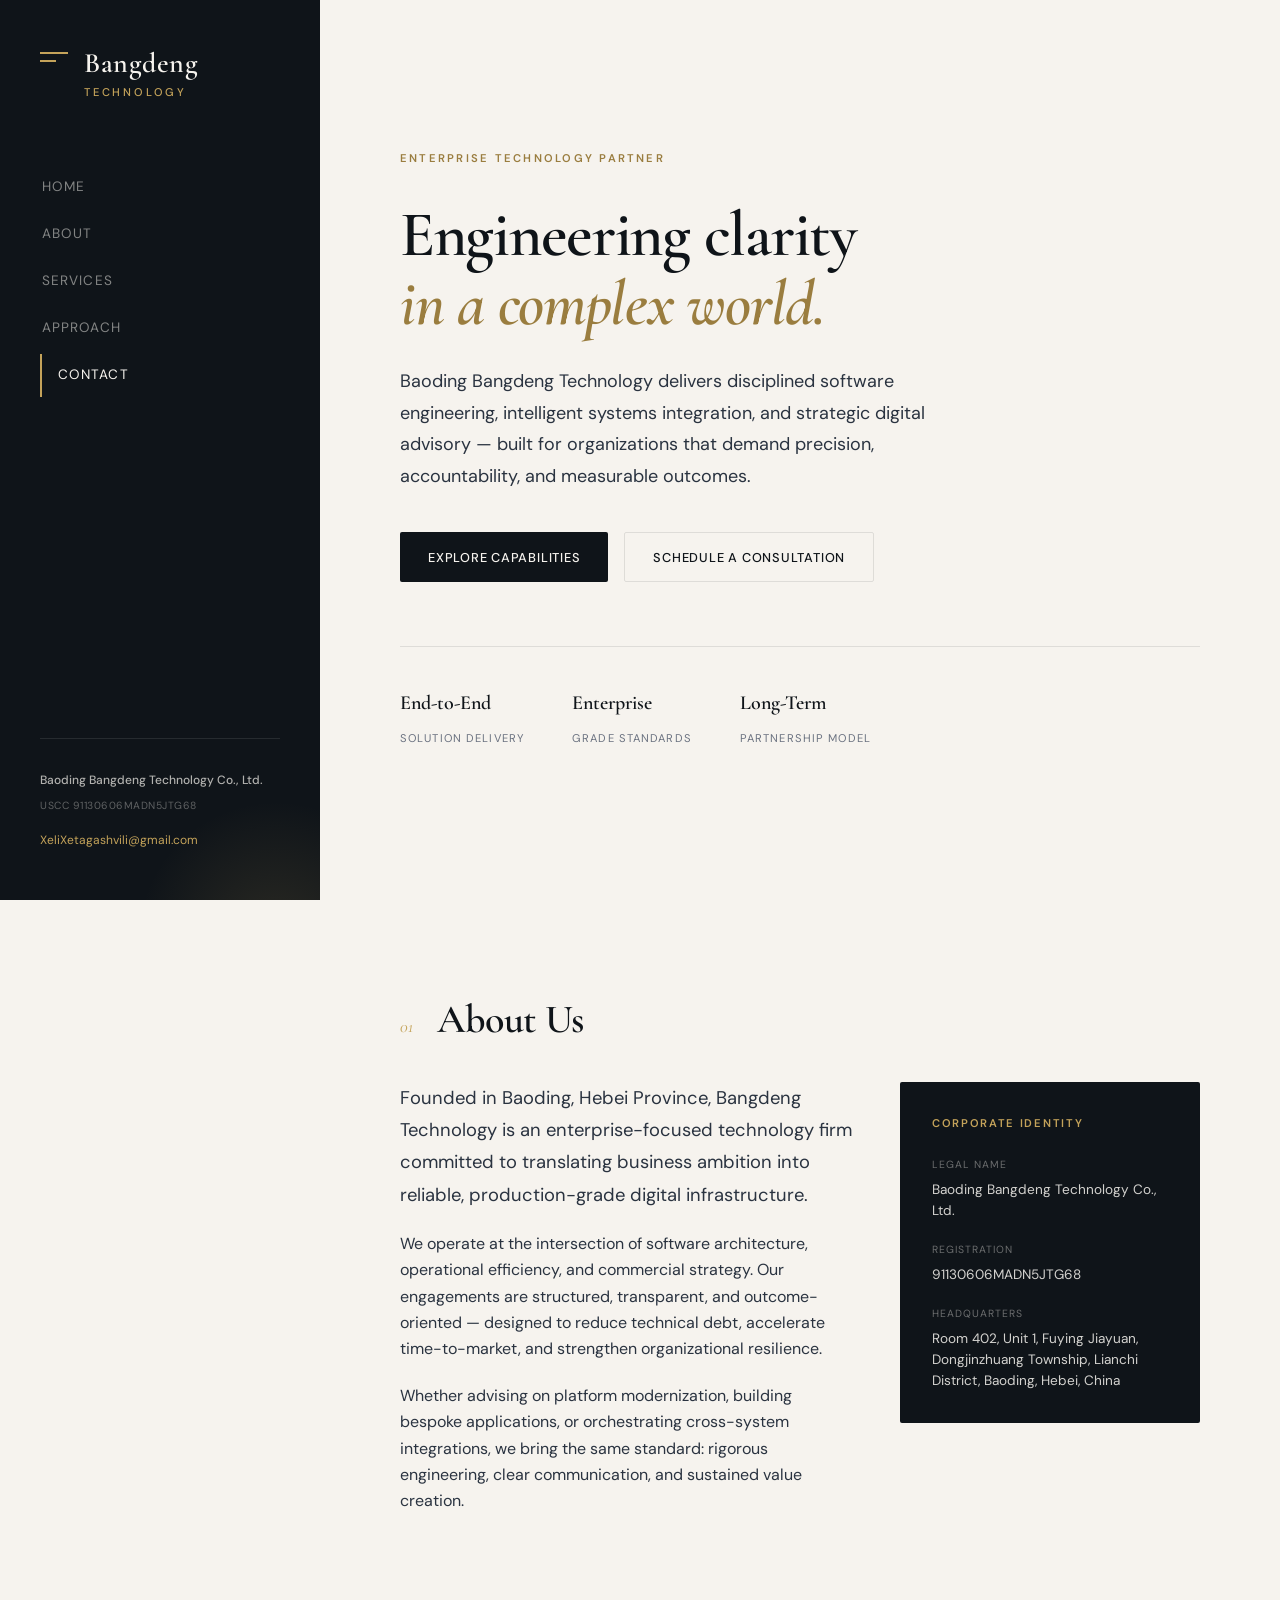
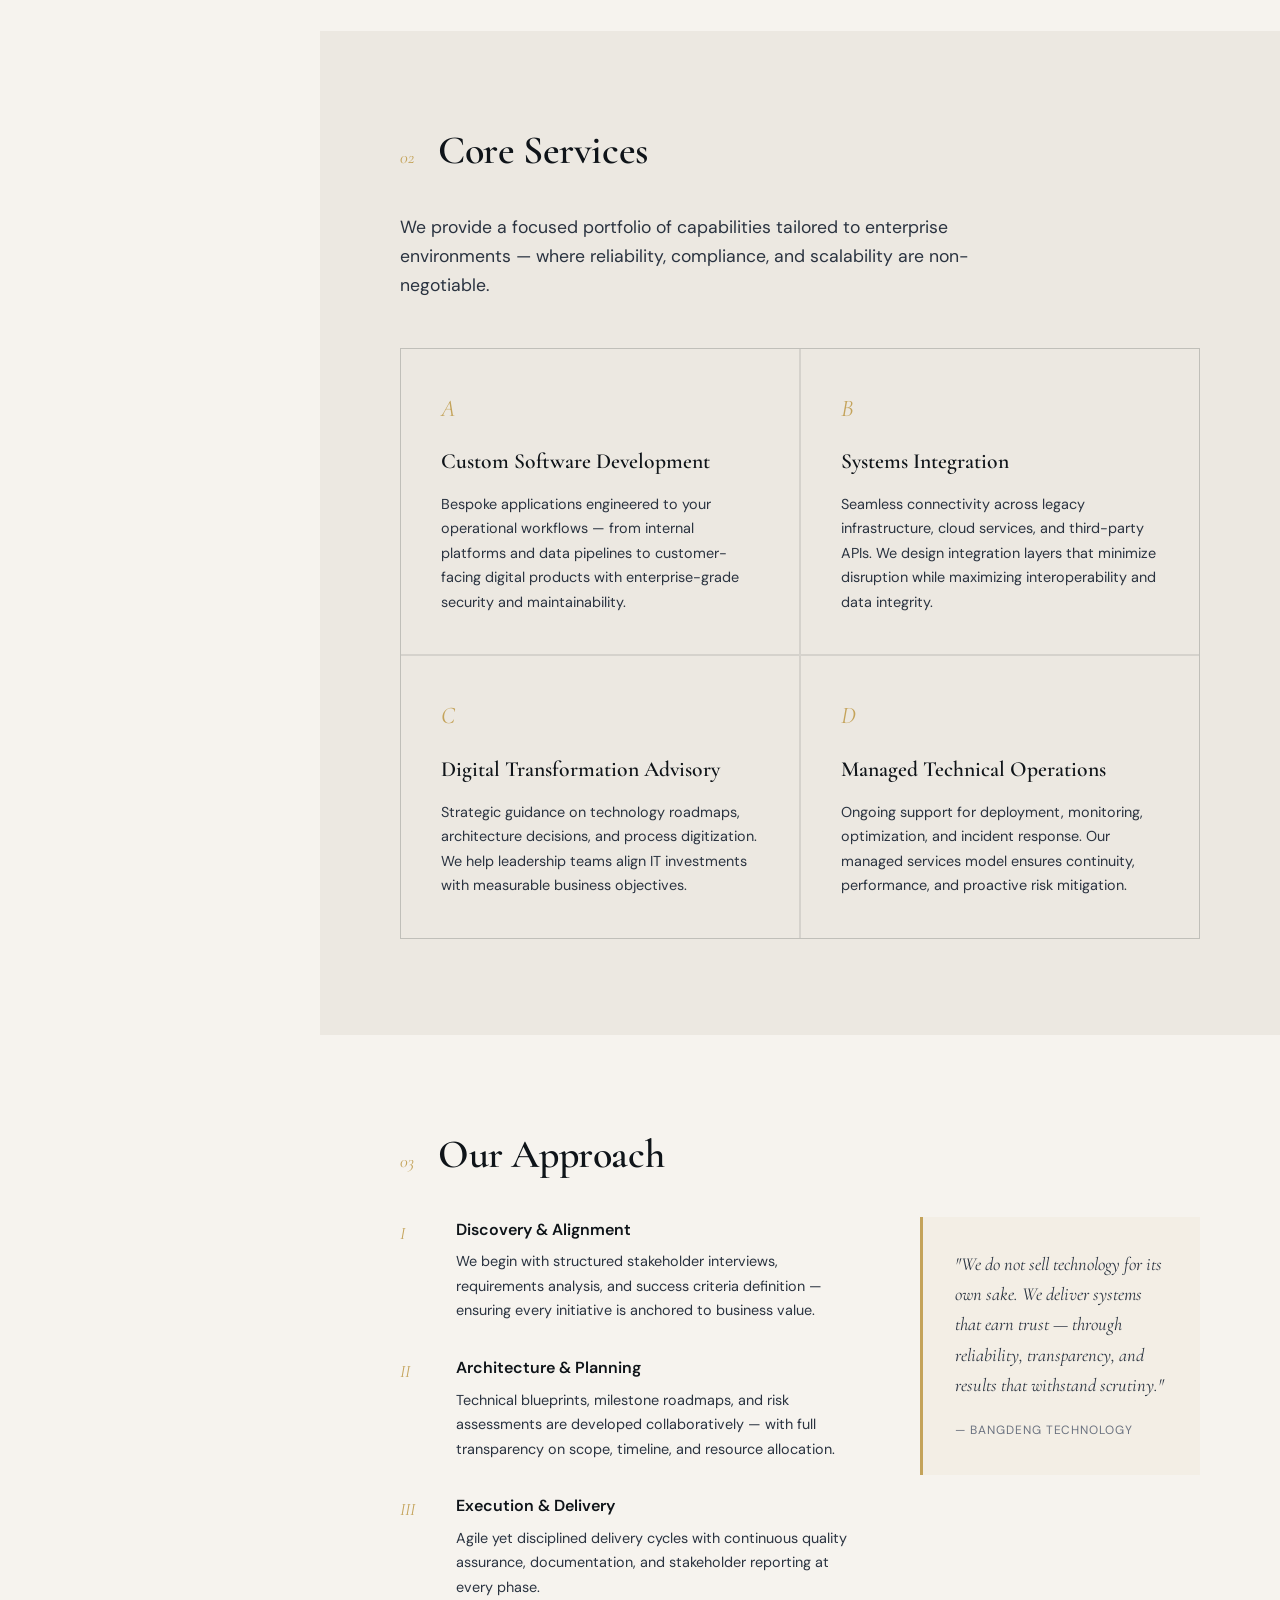
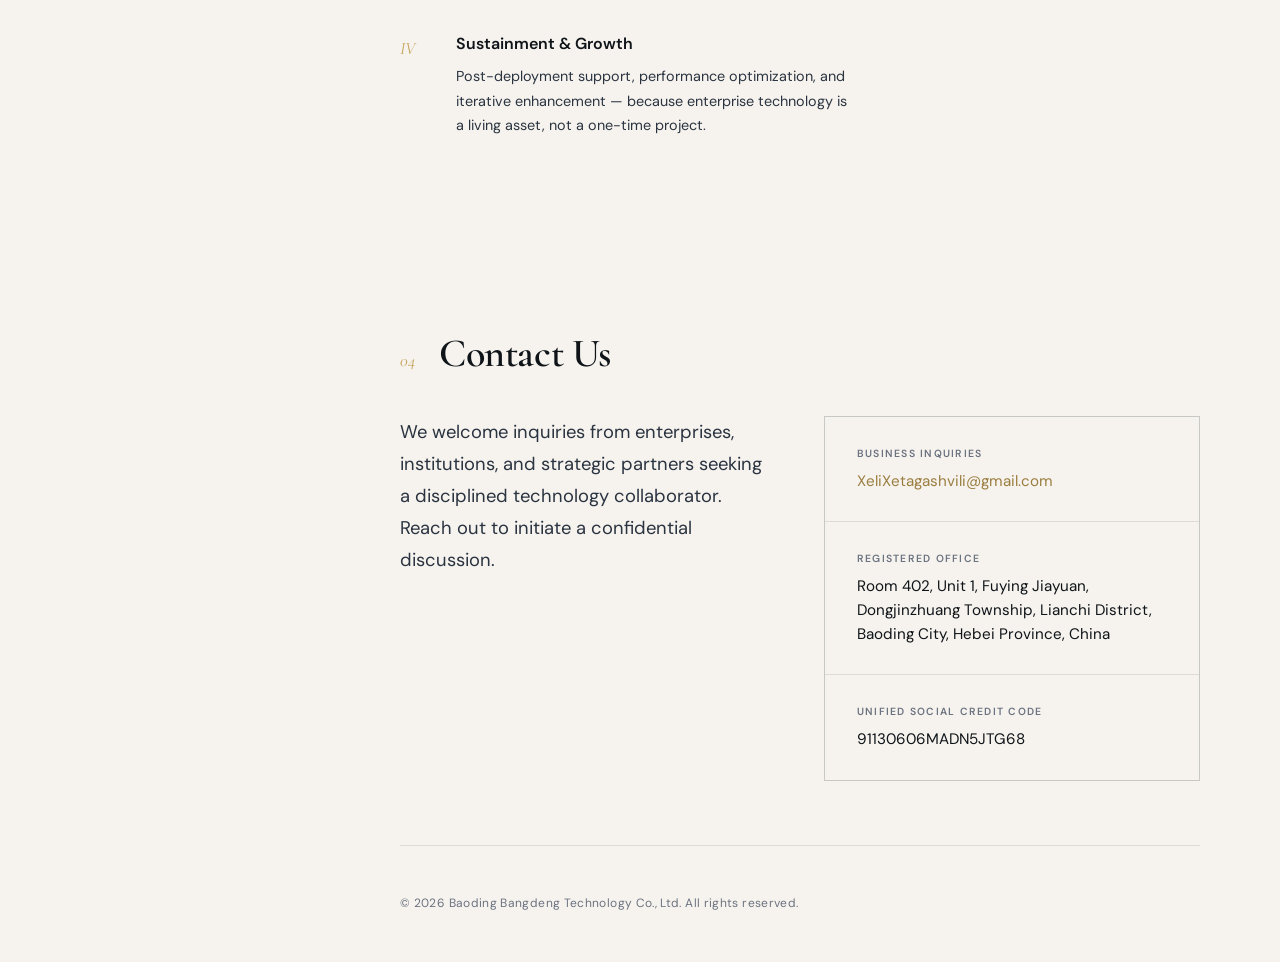
<file: index.html>
<!DOCTYPE html>
<html lang="en">
<head>
  <meta charset="UTF-8">
  <meta name="viewport" content="width=device-width, initial-scale=1.0">
  <meta name="description" content="Baoding Bangdeng Technology Co., Ltd. — Enterprise technology solutions, digital transformation, and strategic IT consulting.">
  <title>Bangdeng Technology | Enterprise Solutions</title>
  <link rel="preconnect" href="https://fonts.googleapis.com">
  <link rel="preconnect" href="https://fonts.gstatic.com" crossorigin>
  <link href="https://fonts.googleapis.com/css2?family=Cormorant+Garamond:ital,wght@0,400;0,600;1,400&family=DM+Sans:ital,opsz,wght@0,9..40,300;0,9..40,400;0,9..40,500;0,9..40,600;1,9..40,400&display=swap" rel="stylesheet">
  <link rel="stylesheet" href="styles.css">
</head>
<body>
  <div class="layout">
    <!-- Left Panel -->
    <aside class="panel-left" aria-label="Site navigation">
      <div class="panel-left__inner">
        <header class="brand">
          <div class="brand__mark" aria-hidden="true">
            <span class="brand__mark-line"></span>
            <span class="brand__mark-line brand__mark-line--short"></span>
          </div>
          <div class="brand__text">
            <span class="brand__name">Bangdeng</span>
            <span class="brand__tag">Technology</span>
          </div>
        </header>

        <nav class="nav" aria-label="Primary">
          <ul class="nav__list">
            <li><a href="#home" class="nav__link nav__link--active" data-section="home">Home</a></li>
            <li><a href="#about" class="nav__link" data-section="about">About</a></li>
            <li><a href="#services" class="nav__link" data-section="services">Services</a></li>
            <li><a href="#approach" class="nav__link" data-section="approach">Approach</a></li>
            <li><a href="#contact" class="nav__link" data-section="contact">Contact</a></li>
          </ul>
        </nav>

        <div class="panel-left__footer">
          <p class="panel-left__legal">Baoding Bangdeng Technology Co., Ltd.</p>
          <p class="panel-left__code">USCC 91130606MADN5JTG68</p>
          <a href="mailto:XeliXetagashvili@gmail.com" class="panel-left__email">XeliXetagashvili@gmail.com</a>
        </div>
      </div>

      <div class="panel-left__accent" aria-hidden="true"></div>
    </aside>

    <!-- Right Panel -->
    <main class="panel-right">
      <!-- Hero -->
      <section id="home" class="section section--hero" data-section="home">
        <div class="section__label">Enterprise Technology Partner</div>
        <h1 class="hero__title">
          Engineering clarity<br>
          <em>in a complex world.</em>
        </h1>
        <p class="hero__lead">
          Baoding Bangdeng Technology delivers disciplined software engineering, 
          intelligent systems integration, and strategic digital advisory — 
          built for organizations that demand precision, accountability, and measurable outcomes.
        </p>
        <div class="hero__actions">
          <a href="#services" class="btn btn--primary">Explore Capabilities</a>
          <a href="#contact" class="btn btn--ghost">Schedule a Consultation</a>
        </div>
        <div class="hero__metrics">
          <div class="metric">
            <span class="metric__value">End-to-End</span>
            <span class="metric__label">Solution Delivery</span>
          </div>
          <div class="metric">
            <span class="metric__value">Enterprise</span>
            <span class="metric__label">Grade Standards</span>
          </div>
          <div class="metric">
            <span class="metric__value">Long-Term</span>
            <span class="metric__label">Partnership Model</span>
          </div>
        </div>
      </section>

      <!-- About -->
      <section id="about" class="section" data-section="about">
        <div class="section__header">
          <span class="section__number">01</span>
          <h2 class="section__title">About Us</h2>
        </div>
        <div class="split-content">
          <div class="split-content__main">
            <p class="lead-text">
              Founded in Baoding, Hebei Province, Bangdeng Technology is an enterprise-focused 
              technology firm committed to translating business ambition into reliable, 
              production-grade digital infrastructure.
            </p>
            <p>
              We operate at the intersection of software architecture, operational efficiency, 
              and commercial strategy. Our engagements are structured, transparent, and 
              outcome-oriented — designed to reduce technical debt, accelerate time-to-market, 
              and strengthen organizational resilience.
            </p>
            <p>
              Whether advising on platform modernization, building bespoke applications, or 
              orchestrating cross-system integrations, we bring the same standard: 
              rigorous engineering, clear communication, and sustained value creation.
            </p>
          </div>
          <aside class="split-content__aside">
            <div class="info-card">
              <h3 class="info-card__title">Corporate Identity</h3>
              <dl class="info-card__list">
                <div class="info-card__row">
                  <dt>Legal Name</dt>
                  <dd>Baoding Bangdeng Technology Co., Ltd.</dd>
                </div>
                <div class="info-card__row">
                  <dt>Registration</dt>
                  <dd>91130606MADN5JTG68</dd>
                </div>
                <div class="info-card__row">
                  <dt>Headquarters</dt>
                  <dd>Room 402, Unit 1, Fuying Jiayuan, Dongjinzhuang Township, Lianchi District, Baoding, Hebei, China</dd>
                </div>
              </dl>
            </div>
          </aside>
        </div>
      </section>

      <!-- Services -->
      <section id="services" class="section section--alt" data-section="services">
        <div class="section__header">
          <span class="section__number">02</span>
          <h2 class="section__title">Core Services</h2>
        </div>
        <p class="section__intro">
          We provide a focused portfolio of capabilities tailored to enterprise environments — 
          where reliability, compliance, and scalability are non-negotiable.
        </p>
        <div class="services-grid">
          <article class="service-card">
            <span class="service-card__index">A</span>
            <h3 class="service-card__title">Custom Software Development</h3>
            <p class="service-card__desc">
              Bespoke applications engineered to your operational workflows — from internal 
              platforms and data pipelines to customer-facing digital products with 
              enterprise-grade security and maintainability.
            </p>
          </article>
          <article class="service-card">
            <span class="service-card__index">B</span>
            <h3 class="service-card__title">Systems Integration</h3>
            <p class="service-card__desc">
              Seamless connectivity across legacy infrastructure, cloud services, and 
              third-party APIs. We design integration layers that minimize disruption 
              while maximizing interoperability and data integrity.
            </p>
          </article>
          <article class="service-card">
            <span class="service-card__index">C</span>
            <h3 class="service-card__title">Digital Transformation Advisory</h3>
            <p class="service-card__desc">
              Strategic guidance on technology roadmaps, architecture decisions, and 
              process digitization. We help leadership teams align IT investments 
              with measurable business objectives.
            </p>
          </article>
          <article class="service-card">
            <span class="service-card__index">D</span>
            <h3 class="service-card__title">Managed Technical Operations</h3>
            <p class="service-card__desc">
              Ongoing support for deployment, monitoring, optimization, and incident 
              response. Our managed services model ensures continuity, performance, 
              and proactive risk mitigation.
            </p>
          </article>
        </div>
      </section>

      <!-- Approach -->
      <section id="approach" class="section" data-section="approach">
        <div class="section__header">
          <span class="section__number">03</span>
          <h2 class="section__title">Our Approach</h2>
        </div>
        <div class="approach-layout">
          <div class="approach-steps">
            <div class="step">
              <span class="step__num">I</span>
              <div class="step__body">
                <h3 class="step__title">Discovery & Alignment</h3>
                <p>We begin with structured stakeholder interviews, requirements analysis, and success criteria definition — ensuring every initiative is anchored to business value.</p>
              </div>
            </div>
            <div class="step">
              <span class="step__num">II</span>
              <div class="step__body">
                <h3 class="step__title">Architecture & Planning</h3>
                <p>Technical blueprints, milestone roadmaps, and risk assessments are developed collaboratively — with full transparency on scope, timeline, and resource allocation.</p>
              </div>
            </div>
            <div class="step">
              <span class="step__num">III</span>
              <div class="step__body">
                <h3 class="step__title">Execution & Delivery</h3>
                <p>Agile yet disciplined delivery cycles with continuous quality assurance, documentation, and stakeholder reporting at every phase.</p>
              </div>
            </div>
            <div class="step">
              <span class="step__num">IV</span>
              <div class="step__body">
                <h3 class="step__title">Sustainment & Growth</h3>
                <p>Post-deployment support, performance optimization, and iterative enhancement — because enterprise technology is a living asset, not a one-time project.</p>
              </div>
            </div>
          </div>
          <blockquote class="approach-quote">
            <p>"We do not sell technology for its own sake. We deliver systems that earn trust — through reliability, transparency, and results that withstand scrutiny."</p>
            <cite>— Bangdeng Technology</cite>
          </blockquote>
        </div>
      </section>

      <!-- Contact -->
      <section id="contact" class="section section--contact" data-section="contact">
        <div class="section__header">
          <span class="section__number">04</span>
          <h2 class="section__title">Contact Us</h2>
        </div>
        <div class="contact-layout">
          <div class="contact-layout__intro">
            <p class="lead-text">
              We welcome inquiries from enterprises, institutions, and strategic partners 
              seeking a disciplined technology collaborator. Reach out to initiate a 
              confidential discussion.
            </p>
          </div>
          <div class="contact-cards">
            <a href="mailto:XeliXetagashvili@gmail.com" class="contact-card contact-card--link">
              <span class="contact-card__label">Business Inquiries</span>
              <span class="contact-card__value">XeliXetagashvili@gmail.com</span>
            </a>
            <div class="contact-card">
              <span class="contact-card__label">Registered Office</span>
              <span class="contact-card__value">Room 402, Unit 1, Fuying Jiayuan, Dongjinzhuang Township, Lianchi District, Baoding City, Hebei Province, China</span>
            </div>
            <div class="contact-card">
              <span class="contact-card__label">Unified Social Credit Code</span>
              <span class="contact-card__value">91130606MADN5JTG68</span>
            </div>
          </div>
        </div>
        <footer class="site-footer">
          <p>&copy; 2026 Baoding Bangdeng Technology Co., Ltd. All rights reserved.</p>
        </footer>
      </section>
    </main>
  </div>

  <button class="mobile-toggle" aria-label="Open navigation" aria-expanded="false">
    <span></span>
    <span></span>
  </button>

  <script src="script.js"></script>
</body>
</html>
</file>
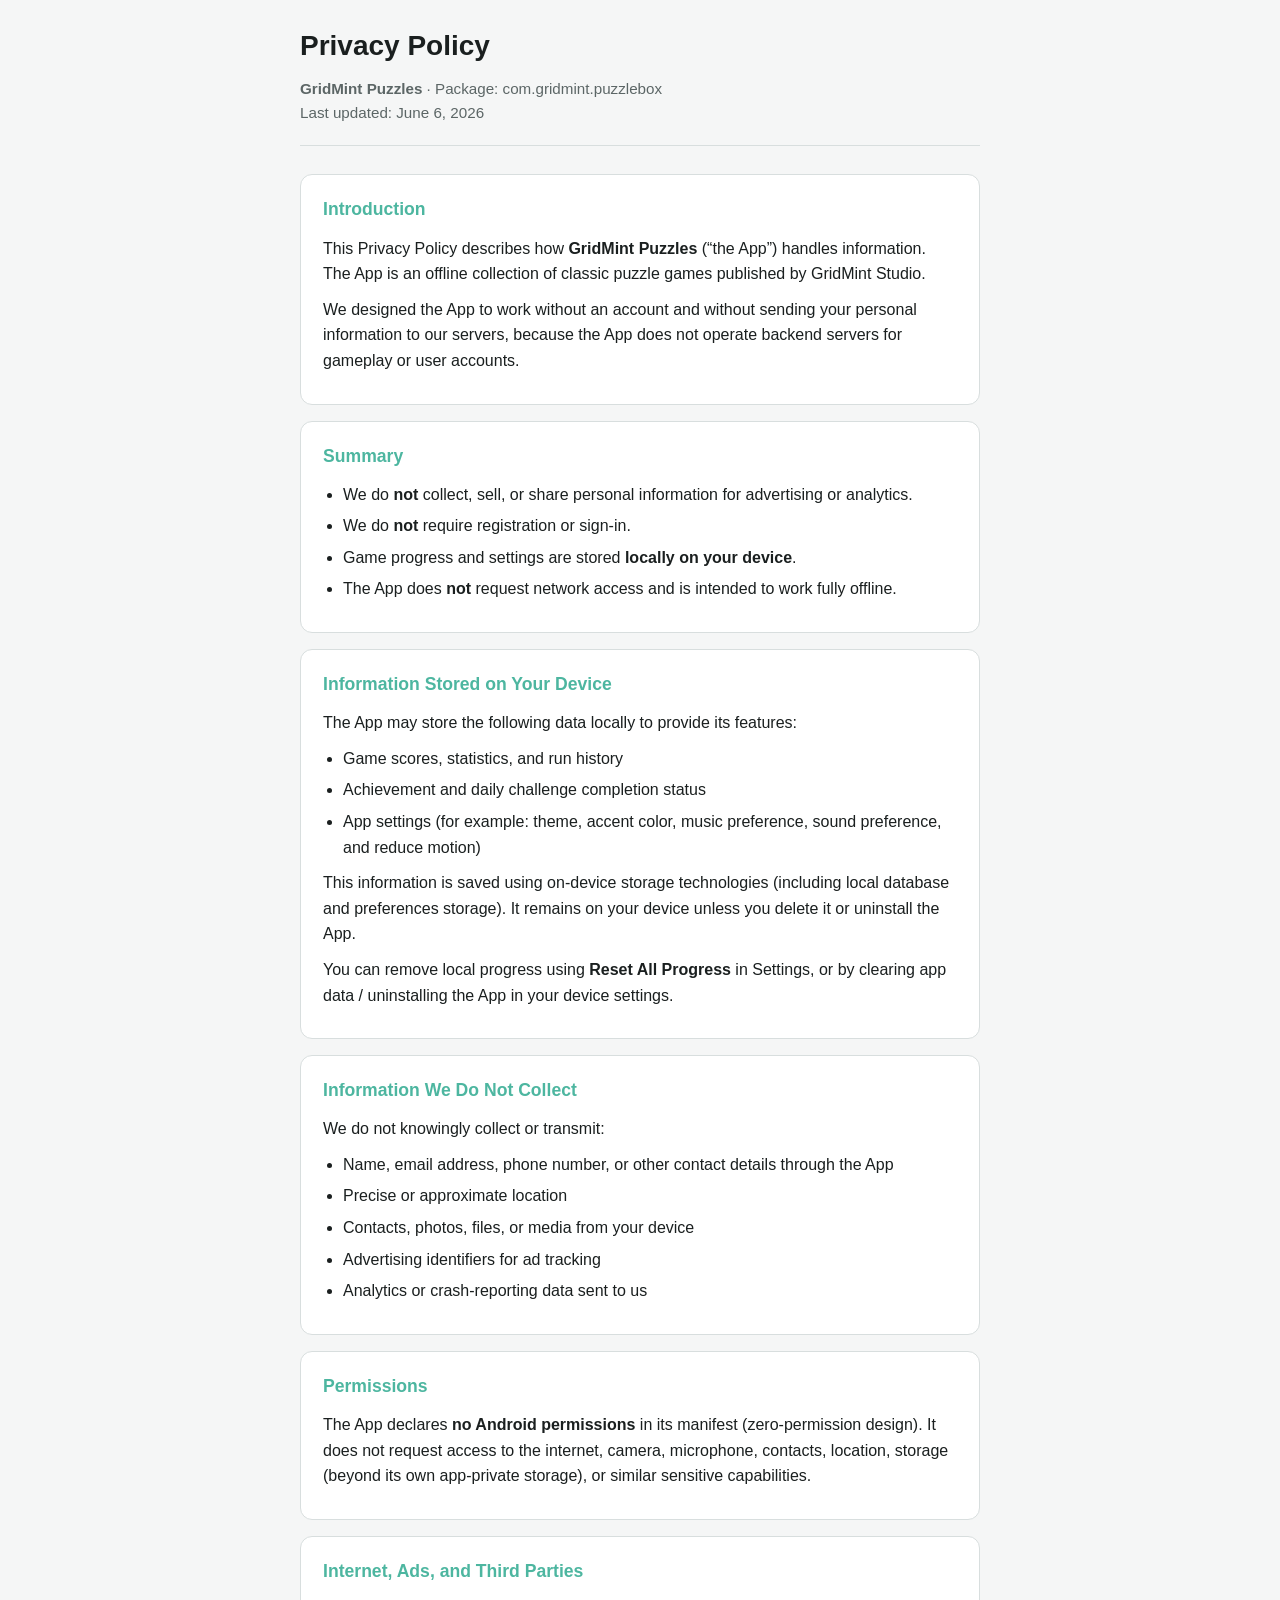
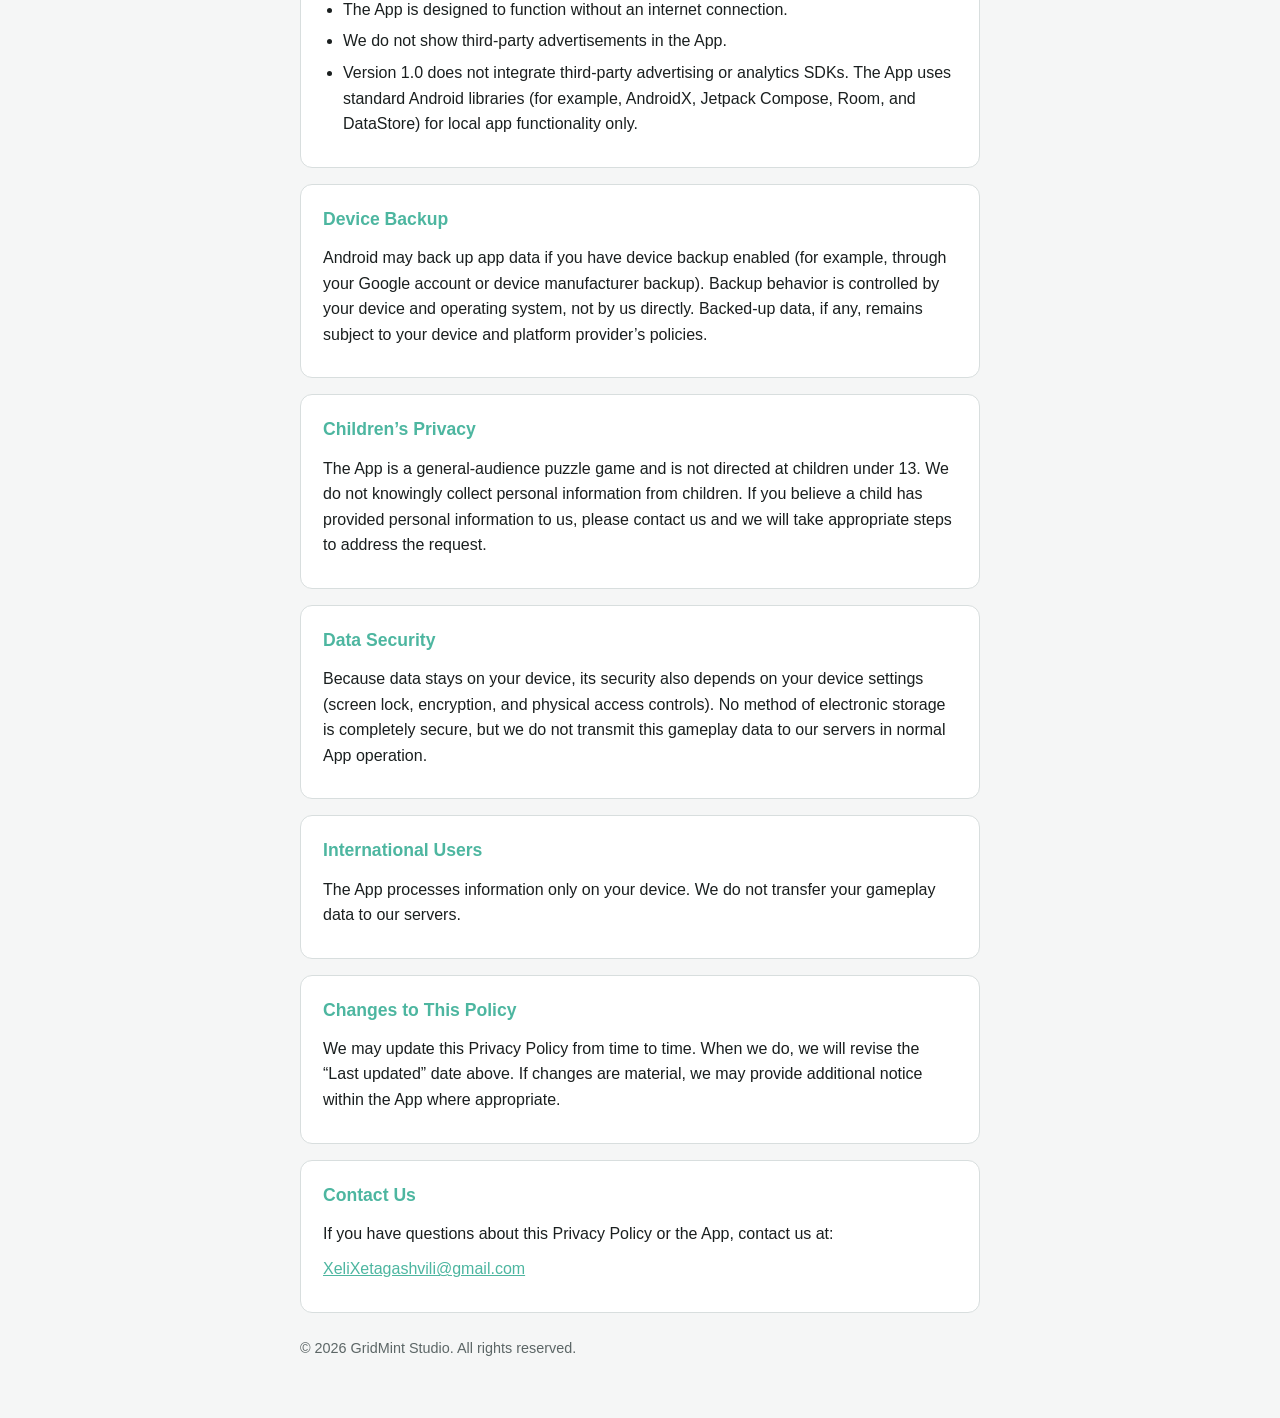
<file: privacy-policy.html>
<!DOCTYPE html>
<html lang="en">
<head>
    <meta charset="UTF-8">
    <meta name="viewport" content="width=device-width, initial-scale=1.0">
    <title>Privacy Policy — GridMint Puzzles</title>
    <style>
        :root {
            color-scheme: light dark;
            --text: #1a1f1f;
            --muted: #5c6666;
            --bg: #f5f6f6;
            --card: #ffffff;
            --accent: #4db6a0;
            --border: #d8dede;
        }
        @media (prefers-color-scheme: dark) {
            :root {
                --text: #e8ecec;
                --muted: #b0baba;
                --bg: #141a1a;
                --card: #1c2424;
                --border: #3a4545;
            }
        }
        * { box-sizing: border-box; }
        body {
            margin: 0;
            font-family: -apple-system, BlinkMacSystemFont, "Segoe UI", Roboto, Helvetica, Arial, sans-serif;
            line-height: 1.6;
            color: var(--text);
            background: var(--bg);
        }
        main {
            max-width: 720px;
            margin: 0 auto;
            padding: 24px 20px 48px;
        }
        header {
            margin-bottom: 28px;
            padding-bottom: 20px;
            border-bottom: 1px solid var(--border);
        }
        h1 {
            margin: 0 0 8px;
            font-size: 1.75rem;
            font-weight: 700;
        }
        .meta {
            margin: 0;
            color: var(--muted);
            font-size: 0.95rem;
        }
        section {
            background: var(--card);
            border: 1px solid var(--border);
            border-radius: 12px;
            padding: 20px 22px;
            margin-bottom: 16px;
        }
        h2 {
            margin: 0 0 12px;
            font-size: 1.1rem;
            color: var(--accent);
        }
        p, li { margin: 0 0 10px; }
        ul { margin: 0 0 10px; padding-left: 1.25rem; }
        li { margin-bottom: 6px; }
        a { color: var(--accent); }
        footer {
            margin-top: 24px;
            color: var(--muted);
            font-size: 0.9rem;
        }
    </style>
</head>
<body>
<main>
    <header>
        <h1>Privacy Policy</h1>
        <p class="meta"><strong>GridMint Puzzles</strong> · Package: com.gridmint.puzzlebox</p>
        <p class="meta">Last updated: June 6, 2026</p>
    </header>

    <section>
        <h2>Introduction</h2>
        <p>
            This Privacy Policy describes how <strong>GridMint Puzzles</strong> (“the App”) handles information.
            The App is an offline collection of classic puzzle games published by GridMint Studio.
        </p>
        <p>
            We designed the App to work without an account and without sending your personal information to our servers,
            because the App does not operate backend servers for gameplay or user accounts.
        </p>
    </section>

    <section>
        <h2>Summary</h2>
        <ul>
            <li>We do <strong>not</strong> collect, sell, or share personal information for advertising or analytics.</li>
            <li>We do <strong>not</strong> require registration or sign-in.</li>
            <li>Game progress and settings are stored <strong>locally on your device</strong>.</li>
            <li>The App does <strong>not</strong> request network access and is intended to work fully offline.</li>
        </ul>
    </section>

    <section>
        <h2>Information Stored on Your Device</h2>
        <p>The App may store the following data locally to provide its features:</p>
        <ul>
            <li>Game scores, statistics, and run history</li>
            <li>Achievement and daily challenge completion status</li>
            <li>App settings (for example: theme, accent color, music preference, sound preference, and reduce motion)</li>
        </ul>
        <p>
            This information is saved using on-device storage technologies (including local database and preferences storage).
            It remains on your device unless you delete it or uninstall the App.
        </p>
        <p>
            You can remove local progress using <strong>Reset All Progress</strong> in Settings, or by clearing app data /
            uninstalling the App in your device settings.
        </p>
    </section>

    <section>
        <h2>Information We Do Not Collect</h2>
        <p>We do not knowingly collect or transmit:</p>
        <ul>
            <li>Name, email address, phone number, or other contact details through the App</li>
            <li>Precise or approximate location</li>
            <li>Contacts, photos, files, or media from your device</li>
            <li>Advertising identifiers for ad tracking</li>
            <li>Analytics or crash-reporting data sent to us</li>
        </ul>
    </section>

    <section>
        <h2>Permissions</h2>
        <p>
            The App declares <strong>no Android permissions</strong> in its manifest (zero-permission design).
            It does not request access to the internet, camera, microphone, contacts, location, storage (beyond its own app-private storage), or similar sensitive capabilities.
        </p>
    </section>

    <section>
        <h2>Internet, Ads, and Third Parties</h2>
        <ul>
            <li>The App is designed to function without an internet connection.</li>
            <li>We do not show third-party advertisements in the App.</li>
            <li>
                Version 1.0 does not integrate third-party advertising or analytics SDKs.
                The App uses standard Android libraries (for example, AndroidX, Jetpack Compose, Room, and DataStore) for local app functionality only.
            </li>
        </ul>
    </section>

    <section>
        <h2>Device Backup</h2>
        <p>
            Android may back up app data if you have device backup enabled (for example, through your Google account or device manufacturer backup).
            Backup behavior is controlled by your device and operating system, not by us directly.
            Backed-up data, if any, remains subject to your device and platform provider’s policies.
        </p>
    </section>

    <section>
        <h2>Children’s Privacy</h2>
        <p>
            The App is a general-audience puzzle game and is not directed at children under 13.
            We do not knowingly collect personal information from children.
            If you believe a child has provided personal information to us, please contact us and we will take appropriate steps to address the request.
        </p>
    </section>

    <section>
        <h2>Data Security</h2>
        <p>
            Because data stays on your device, its security also depends on your device settings (screen lock, encryption, and physical access controls).
            No method of electronic storage is completely secure, but we do not transmit this gameplay data to our servers in normal App operation.
        </p>
    </section>

    <section>
        <h2>International Users</h2>
        <p>
            The App processes information only on your device. We do not transfer your gameplay data to our servers.
        </p>
    </section>

    <section>
        <h2>Changes to This Policy</h2>
        <p>
            We may update this Privacy Policy from time to time. When we do, we will revise the “Last updated” date above.
            If changes are material, we may provide additional notice within the App where appropriate.
        </p>
    </section>

    <section>
        <h2>Contact Us</h2>
        <p>
            If you have questions about this Privacy Policy or the App, contact us at:
        </p>
        <p>
            <a href="mailto:XeliXetagashvili@gmail.com">XeliXetagashvili@gmail.com</a>
        </p>
    </section>

    <footer>
        <p>© 2026 GridMint Studio. All rights reserved.</p>
    </footer>
</main>
</body>
</html>
</file>
<file: styles.css>
/* ============================================
   Bangdeng Technology — Split Layout Corporate Site
   ============================================ */

:root {
  --color-ink: #0f1419;
  --color-ink-soft: #2a3340;
  --color-paper: #f6f3ee;
  --color-paper-alt: #ece8e1;
  --color-accent: #c4a35a;
  --color-accent-dark: #9a7d3f;
  --color-muted: #6b7280;
  --color-border: rgba(15, 20, 25, 0.1);

  --font-serif: "Cormorant Garamond", Georgia, serif;
  --font-sans: "DM Sans", system-ui, sans-serif;

  --panel-left-width: 320px;
  --transition: 0.35s cubic-bezier(0.4, 0, 0.2, 1);
}

*, *::before, *::after {
  box-sizing: border-box;
  margin: 0;
  padding: 0;
}

html {
  scroll-behavior: smooth;
  font-size: 16px;
}

body {
  font-family: var(--font-sans);
  font-weight: 400;
  color: var(--color-ink);
  background: var(--color-paper);
  line-height: 1.65;
  -webkit-font-smoothing: antialiased;
}

/* ---- Layout ---- */
.layout {
  display: flex;
  min-height: 100vh;
}

/* ---- Left Panel ---- */
.panel-left {
  position: fixed;
  top: 0;
  left: 0;
  width: var(--panel-left-width);
  height: 100vh;
  background: var(--color-ink);
  color: var(--color-paper);
  z-index: 100;
  display: flex;
  overflow: hidden;
}

.panel-left__inner {
  position: relative;
  z-index: 2;
  display: flex;
  flex-direction: column;
  justify-content: space-between;
  width: 100%;
  padding: 3rem 2.5rem;
}

.panel-left__accent {
  position: absolute;
  bottom: -20%;
  right: -30%;
  width: 280px;
  height: 280px;
  border-radius: 50%;
  background: radial-gradient(circle, rgba(196, 163, 90, 0.15) 0%, transparent 70%);
  pointer-events: none;
}

/* Brand */
.brand {
  display: flex;
  align-items: flex-start;
  gap: 1rem;
}

.brand__mark {
  display: flex;
  flex-direction: column;
  gap: 6px;
  padding-top: 4px;
}

.brand__mark-line {
  display: block;
  width: 28px;
  height: 2px;
  background: var(--color-accent);
}

.brand__mark-line--short {
  width: 16px;
}

.brand__text {
  display: flex;
  flex-direction: column;
}

.brand__name {
  font-family: var(--font-serif);
  font-size: 1.75rem;
  font-weight: 600;
  letter-spacing: 0.02em;
  line-height: 1.1;
}

.brand__tag {
  font-size: 0.7rem;
  font-weight: 500;
  letter-spacing: 0.25em;
  text-transform: uppercase;
  color: var(--color-accent);
  margin-top: 0.25rem;
}

/* Navigation */
.nav {
  margin-top: 4rem;
}

.nav__list {
  list-style: none;
  display: flex;
  flex-direction: column;
  gap: 0.25rem;
}

.nav__link {
  display: block;
  padding: 0.65rem 0;
  font-size: 0.85rem;
  font-weight: 400;
  letter-spacing: 0.08em;
  text-transform: uppercase;
  color: rgba(246, 243, 238, 0.5);
  text-decoration: none;
  transition: color var(--transition), padding-left var(--transition);
  border-left: 2px solid transparent;
  padding-left: 0;
}

.nav__link:hover,
.nav__link--active {
  color: var(--color-paper);
  padding-left: 1rem;
  border-left-color: var(--color-accent);
}

/* Left footer */
.panel-left__footer {
  margin-top: auto;
  padding-top: 2rem;
  border-top: 1px solid rgba(246, 243, 238, 0.1);
}

.panel-left__legal {
  font-size: 0.75rem;
  font-weight: 500;
  color: rgba(246, 243, 238, 0.7);
  line-height: 1.5;
}

.panel-left__code {
  font-size: 0.65rem;
  letter-spacing: 0.05em;
  color: rgba(246, 243, 238, 0.35);
  margin-top: 0.5rem;
}

.panel-left__email {
  display: inline-block;
  margin-top: 1rem;
  font-size: 0.75rem;
  color: var(--color-accent);
  text-decoration: none;
  transition: color var(--transition);
}

.panel-left__email:hover {
  color: var(--color-paper);
}

/* ---- Right Panel ---- */
.panel-right {
  margin-left: var(--panel-left-width);
  flex: 1;
  min-width: 0;
}

.section {
  padding: 6rem 5rem;
  max-width: 960px;
}

.section--hero {
  min-height: 100vh;
  display: flex;
  flex-direction: column;
  justify-content: center;
  padding-top: 4rem;
  padding-bottom: 4rem;
}

.section--alt {
  background: var(--color-paper-alt);
  max-width: none;
  padding-left: calc(5rem + (100vw - var(--panel-left-width) - 960px) / 2);
  padding-right: calc(5rem + (100vw - var(--panel-left-width) - 960px) / 2);
}

.section--contact {
  padding-bottom: 3rem;
}

.section__label {
  font-size: 0.7rem;
  font-weight: 600;
  letter-spacing: 0.2em;
  text-transform: uppercase;
  color: var(--color-accent-dark);
  margin-bottom: 2rem;
}

.section__header {
  display: flex;
  align-items: baseline;
  gap: 1.5rem;
  margin-bottom: 2.5rem;
}

.section__number {
  font-family: var(--font-serif);
  font-size: 1.1rem;
  font-style: italic;
  color: var(--color-accent);
}

.section__title {
  font-family: var(--font-serif);
  font-size: 2.5rem;
  font-weight: 600;
  letter-spacing: -0.01em;
  line-height: 1.15;
}

.section__intro {
  font-size: 1.1rem;
  color: var(--color-ink-soft);
  max-width: 640px;
  margin-bottom: 3rem;
}

/* Hero */
.hero__title {
  font-family: var(--font-serif);
  font-size: clamp(2.8rem, 5vw, 4.2rem);
  font-weight: 600;
  line-height: 1.08;
  letter-spacing: -0.02em;
  margin-bottom: 1.75rem;
}

.hero__title em {
  font-style: italic;
  color: var(--color-accent-dark);
}

.hero__lead {
  font-size: 1.125rem;
  color: var(--color-ink-soft);
  max-width: 560px;
  margin-bottom: 2.5rem;
  line-height: 1.75;
}

.hero__actions {
  display: flex;
  gap: 1rem;
  flex-wrap: wrap;
  margin-bottom: 4rem;
}

.btn {
  display: inline-flex;
  align-items: center;
  padding: 0.85rem 1.75rem;
  font-size: 0.8rem;
  font-weight: 500;
  letter-spacing: 0.06em;
  text-transform: uppercase;
  text-decoration: none;
  border-radius: 2px;
  transition: all var(--transition);
  cursor: pointer;
  border: none;
}

.btn--primary {
  background: var(--color-ink);
  color: var(--color-paper);
}

.btn--primary:hover {
  background: var(--color-accent-dark);
}

.btn--ghost {
  background: transparent;
  color: var(--color-ink);
  border: 1px solid var(--color-border);
}

.btn--ghost:hover {
  border-color: var(--color-ink);
  background: rgba(15, 20, 25, 0.03);
}

.hero__metrics {
  display: flex;
  gap: 3rem;
  padding-top: 2.5rem;
  border-top: 1px solid var(--color-border);
  flex-wrap: wrap;
}

.metric__value {
  display: block;
  font-family: var(--font-serif);
  font-size: 1.25rem;
  font-weight: 600;
  margin-bottom: 0.25rem;
}

.metric__label {
  font-size: 0.7rem;
  letter-spacing: 0.1em;
  text-transform: uppercase;
  color: var(--color-muted);
}

/* Split content (about) */
.split-content {
  display: grid;
  grid-template-columns: 1fr 300px;
  gap: 3rem;
  align-items: start;
}

.lead-text {
  font-size: 1.15rem;
  color: var(--color-ink-soft);
  margin-bottom: 1.5rem;
  line-height: 1.75;
}

.split-content__main p {
  margin-bottom: 1.25rem;
  color: var(--color-ink-soft);
}

.info-card {
  background: var(--color-ink);
  color: var(--color-paper);
  padding: 2rem;
  border-radius: 2px;
}

.info-card__title {
  font-size: 0.7rem;
  font-weight: 600;
  letter-spacing: 0.15em;
  text-transform: uppercase;
  color: var(--color-accent);
  margin-bottom: 1.5rem;
}

.info-card__list {
  display: flex;
  flex-direction: column;
  gap: 1.25rem;
}

.info-card__row dt {
  font-size: 0.65rem;
  letter-spacing: 0.1em;
  text-transform: uppercase;
  color: rgba(246, 243, 238, 0.4);
  margin-bottom: 0.35rem;
}

.info-card__row dd {
  font-size: 0.85rem;
  line-height: 1.55;
  color: rgba(246, 243, 238, 0.85);
}

/* Services */
.services-grid {
  display: grid;
  grid-template-columns: 1fr 1fr;
  gap: 2px;
  background: var(--color-border);
  border: 1px solid var(--color-border);
}

.service-card {
  background: var(--color-paper-alt);
  padding: 2.5rem;
  transition: background var(--transition);
}

.service-card:hover {
  background: var(--color-paper);
}

.service-card__index {
  display: inline-block;
  font-family: var(--font-serif);
  font-size: 1.5rem;
  font-style: italic;
  color: var(--color-accent);
  margin-bottom: 1rem;
}

.service-card__title {
  font-family: var(--font-serif);
  font-size: 1.35rem;
  font-weight: 600;
  margin-bottom: 0.75rem;
}

.service-card__desc {
  font-size: 0.9rem;
  color: var(--color-ink-soft);
  line-height: 1.7;
}

/* Approach */
.approach-layout {
  display: grid;
  grid-template-columns: 1fr 280px;
  gap: 4rem;
  align-items: start;
}

.approach-steps {
  display: flex;
  flex-direction: column;
  gap: 2rem;
}

.step {
  display: flex;
  gap: 1.5rem;
  align-items: flex-start;
}

.step__num {
  flex-shrink: 0;
  font-family: var(--font-serif);
  font-size: 1.1rem;
  font-style: italic;
  color: var(--color-accent);
  width: 2rem;
  padding-top: 0.15rem;
}

.step__title {
  font-size: 1rem;
  font-weight: 600;
  margin-bottom: 0.4rem;
}

.step__body p {
  font-size: 0.9rem;
  color: var(--color-ink-soft);
  line-height: 1.7;
}

.approach-quote {
  position: sticky;
  top: 3rem;
  padding: 2rem;
  border-left: 3px solid var(--color-accent);
  background: rgba(196, 163, 90, 0.06);
}

.approach-quote p {
  font-family: var(--font-serif);
  font-size: 1.15rem;
  font-style: italic;
  line-height: 1.65;
  color: var(--color-ink-soft);
  margin-bottom: 1rem;
}

.approach-quote cite {
  font-size: 0.75rem;
  font-style: normal;
  letter-spacing: 0.08em;
  text-transform: uppercase;
  color: var(--color-muted);
}

/* Contact */
.contact-layout {
  display: grid;
  grid-template-columns: 1fr 1fr;
  gap: 3rem;
  margin-bottom: 4rem;
}

.contact-cards {
  display: flex;
  flex-direction: column;
  gap: 1px;
  background: var(--color-border);
  border: 1px solid var(--color-border);
}

.contact-card {
  background: var(--color-paper);
  padding: 1.75rem 2rem;
  display: flex;
  flex-direction: column;
  gap: 0.5rem;
  text-decoration: none;
  color: inherit;
  transition: background var(--transition);
}

.contact-card--link:hover {
  background: var(--color-paper-alt);
}

.contact-card__label {
  font-size: 0.65rem;
  font-weight: 600;
  letter-spacing: 0.12em;
  text-transform: uppercase;
  color: var(--color-muted);
}

.contact-card__value {
  font-size: 0.95rem;
  color: var(--color-ink);
  line-height: 1.55;
}

.contact-card--link .contact-card__value {
  color: var(--color-accent-dark);
}

.site-footer {
  padding-top: 3rem;
  border-top: 1px solid var(--color-border);
}

.site-footer p {
  font-size: 0.75rem;
  color: var(--color-muted);
  letter-spacing: 0.03em;
}

/* Mobile toggle */
.mobile-toggle {
  display: none;
  position: fixed;
  top: 1.25rem;
  left: 1.25rem;
  z-index: 200;
  width: 44px;
  height: 44px;
  background: var(--color-ink);
  border: none;
  border-radius: 2px;
  cursor: pointer;
  flex-direction: column;
  align-items: center;
  justify-content: center;
  gap: 6px;
  padding: 0;
}

.mobile-toggle span {
  display: block;
  width: 20px;
  height: 2px;
  background: var(--color-paper);
  transition: transform var(--transition), opacity var(--transition);
}

.mobile-toggle[aria-expanded="true"] span:first-child {
  transform: translateY(4px) rotate(45deg);
}

.mobile-toggle[aria-expanded="true"] span:last-child {
  transform: translateY(-4px) rotate(-45deg);
}

/* Reveal animation */
.section > * {
  opacity: 0;
  transform: translateY(24px);
  transition: opacity 0.7s ease, transform 0.7s ease;
}

.section.is-visible > * {
  opacity: 1;
  transform: translateY(0);
}

.section.is-visible > *:nth-child(2) { transition-delay: 0.08s; }
.section.is-visible > *:nth-child(3) { transition-delay: 0.16s; }
.section.is-visible > *:nth-child(4) { transition-delay: 0.24s; }
.section.is-visible > *:nth-child(5) { transition-delay: 0.32s; }
.section.is-visible > *:nth-child(6) { transition-delay: 0.4s; }

/* ---- Responsive ---- */
@media (max-width: 1100px) {
  .split-content,
  .approach-layout,
  .contact-layout {
    grid-template-columns: 1fr;
  }

  .approach-quote {
    position: static;
  }

  .section--alt {
    padding-left: 5rem;
    padding-right: 5rem;
  }
}

@media (max-width: 860px) {
  :root {
    --panel-left-width: 280px;
  }

  .section {
    padding: 4rem 2.5rem;
  }

  .section--hero {
    min-height: auto;
    padding-top: 6rem;
  }

  .services-grid {
    grid-template-columns: 1fr;
  }
}

@media (max-width: 720px) {
  .panel-left {
    transform: translateX(-100%);
    transition: transform var(--transition);
    width: 280px;
  }

  .panel-left.is-open {
    transform: translateX(0);
  }

  .panel-right {
    margin-left: 0;
  }

  .mobile-toggle {
    display: flex;
  }

  .section {
    padding: 3.5rem 1.75rem;
  }

  .section--alt {
    padding-left: 1.75rem;
    padding-right: 1.75rem;
  }

  .hero__metrics {
    gap: 2rem;
  }
}
</file>
